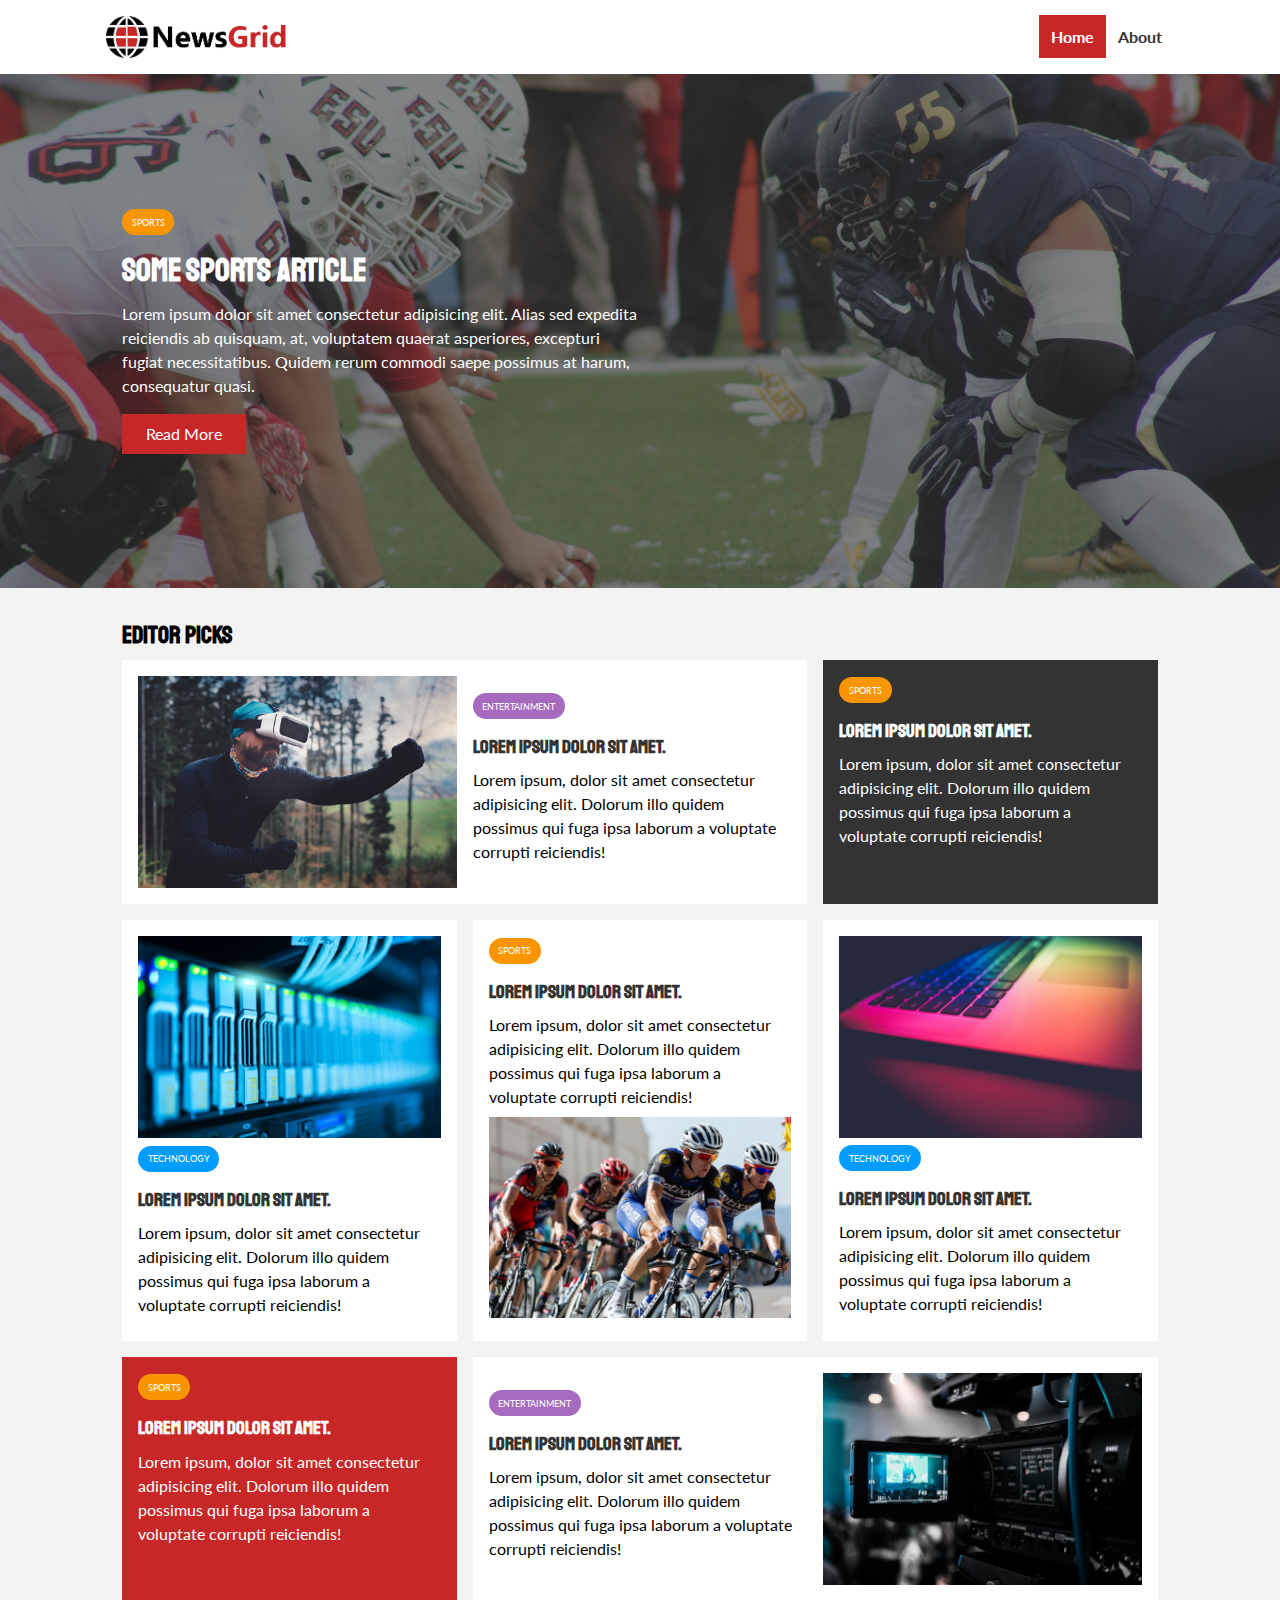
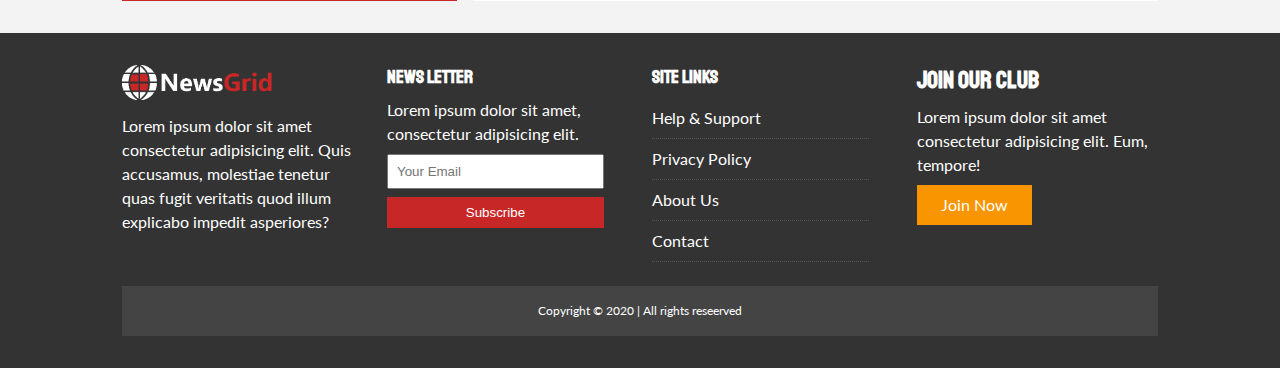
<file: index.html>
<!DOCTYPE html>
<html lang="en">
  <head>
    <meta charset="UTF-8" />
    <meta name="viewport" content="width=device-width, initial-scale=1.0" />
    <meta name="description" content="Latest news business in rough simple description." />
    <meta name="keywords" content="keywords, about, featurs, and, business" />

    <link rel="shortcut icon" href="img/favicon.ico" type="image/x-icon" />
    <link
      href="https://fonts.googleapis.com/css2?family=Lato:ital,wght@0,100;0,300;0,400;0,700;0,900;1,100;1,300;1,400;1,700;1,900&family=Staatliches&display=swap"
      rel="stylesheet"
    />
    <link
      rel="stylesheet"
      href="https://cdnjs.cloudflare.com/ajax/libs/font-awesome/5.13.1/css/all.min.css"
      integrity="sha256-2XFplPlrFClt0bIdPgpz8H7ojnk10H69xRqd9+uTShA="
      crossorigin="anonymous"
    />
    <link rel="stylesheet" href="css/style.css" />
    <link rel="stylesheet" media="screen and (max-width: 768px)" href="css/mobile.css" />

    <title>NewsGrid | Latest News</title>
  </head>

  <body>
    <nav id="main-nav">
      <div class="width-wrapper nav-grid">
        <img src="img/logo.png" alt="NewsGrid logo" class="logo" />
        <div class="social">
          <a href="https://www.facebook.com"><i class="fab fa-facebook fa-2x" target="_blank"></i></a>
          <a href="https://www.twitter.com"><i class="fab fa-twitter fa-2x" target="_blank"></i></a>
          <a href="https://www.youtube.com"><i class="fab fa-youtube fa-2x" target="_blank"></i></a>
          <a href="https://www.instagram.com"><i class="fab fa-instagram fa-2x" target="_blank"></i></a>
        </div>
        <ul>
          <li><a href="index.html" class="current">Home</a></li>
          <li><a href="about.html">About</a></li>
        </ul>
      </div>
    </nav>

    <!-- Showcase -->
    <header id="showcase">
      <div class="width-wrapper">
        <div class="showcase-container">
          <div class="showcase-content">
            <div class="category category-sports">Sports</div>
            <h1>Some Sports Article</h1>
            <p>
              Lorem ipsum dolor sit amet consectetur adipisicing elit. Alias sed expedita reiciendis ab quisquam, at,
              voluptatem quaerat asperiores, excepturi fugiat necessitatibus. Quidem rerum commodi saepe possimus at
              harum, consequatur quasi.
            </p>
            <a href="article.html" class="btn btn-primary">Read More</a>
          </div>
        </div>
      </div>
    </header>

    <!-- Home Articles -->
    <section id="home-articles" class="py-2">
      <div class="width-wrapper">
        <h2>Editor Picks</h2>
        <div class="articles-grid">
          <article class="card">
            <img src="img/articles/ent1.jpg" alt="entertainment picture 1" />
            <div>
              <div class="category category-ent">Entertainment</div>
              <h3><a href="article.html">Lorem ipsum dolor sit amet.</a></h3>
              <p>
                Lorem ipsum, dolor sit amet consectetur adipisicing elit. Dolorum illo quidem possimus qui fuga ipsa
                laborum a voluptate corrupti reiciendis!
              </p>
            </div>
          </article>

          <article class="card bg-dark">
            <div class="category category-sports">Sports</div>
            <h3><a href="article.html">Lorem ipsum dolor sit amet.</a></h3>
            <p>
              Lorem ipsum, dolor sit amet consectetur adipisicing elit. Dolorum illo quidem possimus qui fuga ipsa
              laborum a voluptate corrupti reiciendis!
            </p>
          </article>

          <article class="card">
            <img src="img/articles/tech1.jpg" alt="technology picture 1" />
            <div class="category category-tech">Technology</div>
            <h3><a href="article.html">Lorem ipsum dolor sit amet.</a></h3>
            <p>
              Lorem ipsum, dolor sit amet consectetur adipisicing elit. Dolorum illo quidem possimus qui fuga ipsa
              laborum a voluptate corrupti reiciendis!
            </p>
          </article>

          <article class="card">
            <div class="category category-sports">Sports</div>
            <h3><a href="article.html">Lorem ipsum dolor sit amet.</a></h3>
            <p>
              Lorem ipsum, dolor sit amet consectetur adipisicing elit. Dolorum illo quidem possimus qui fuga ipsa
              laborum a voluptate corrupti reiciendis!
            </p>
            <img src="img/articles/sports1.jpg" alt="sports picture 1" />
          </article>

          <article class="card">
            <img src="img/articles/tech2.jpg" alt="technology picture 2" />
            <div class="category category-tech">Technology</div>
            <h3><a href="article.html">Lorem ipsum dolor sit amet.</a></h3>
            <p>
              Lorem ipsum, dolor sit amet consectetur adipisicing elit. Dolorum illo quidem possimus qui fuga ipsa
              laborum a voluptate corrupti reiciendis!
            </p>
          </article>

          <article class="card bg-primary">
            <div class="category category-sports">Sports</div>
            <h3><a href="article.html">Lorem ipsum dolor sit amet.</a></h3>
            <p>
              Lorem ipsum, dolor sit amet consectetur adipisicing elit. Dolorum illo quidem possimus qui fuga ipsa
              laborum a voluptate corrupti reiciendis!
            </p>
          </article>

          <article class="card">
            <div>
              <div class="category category-ent">Entertainment</div>
              <h3><a href="article.html">Lorem ipsum dolor sit amet.</a></h3>
              <p>
                Lorem ipsum, dolor sit amet consectetur adipisicing elit. Dolorum illo quidem possimus qui fuga ipsa
                laborum a voluptate corrupti reiciendis!
              </p>
            </div>
            <img src="img/articles/ent2.jpg" alt="entertainment picture 2" />
          </article>
        </div>
      </div>
    </section>

    <!-- Footer -->
    <footer id="main-footer" class="py-2">
      <div class="width-wrapper footer-grid">
        <div>
          <img src="img/logo_light.png" alt="NewsGrid logo light" />
          <p>
            Lorem ipsum dolor sit amet consectetur adipisicing elit. Quis accusamus, molestiae tenetur quas fugit
            veritatis quod illum explicabo impedit asperiores?
          </p>
        </div>

        <div>
          <h3>News Letter</h3>
          <p>Lorem ipsum dolor sit amet, consectetur adipisicing elit.</p>
          <form>
            <input type="email" placeholder="Your Email" />
            <input type="submit" value="Subscribe" class="btn btn-primary" />
          </form>
        </div>

        <div>
          <h3>Site Links</h3>
          <ul class="list">
            <li><a href="#">Help & Support</a></li>
            <li><a href="#">Privacy Policy</a></li>
            <li><a href="#">About Us</a></li>
            <li><a href="#">Contact</a></li>
          </ul>
        </div>

        <div>
          <h2>Join Our Club</h2>
          <p>Lorem ipsum dolor sit amet consectetur adipisicing elit. Eum, tempore!</p>
          <a href="#" class="btn btn-secondary">Join Now</a>
        </div>

        <div>
          <p>Copyright &copy; 2020 | All rights reseerved</p>
        </div>
      </div>
    </footer>
  </body>
</html>
</file>
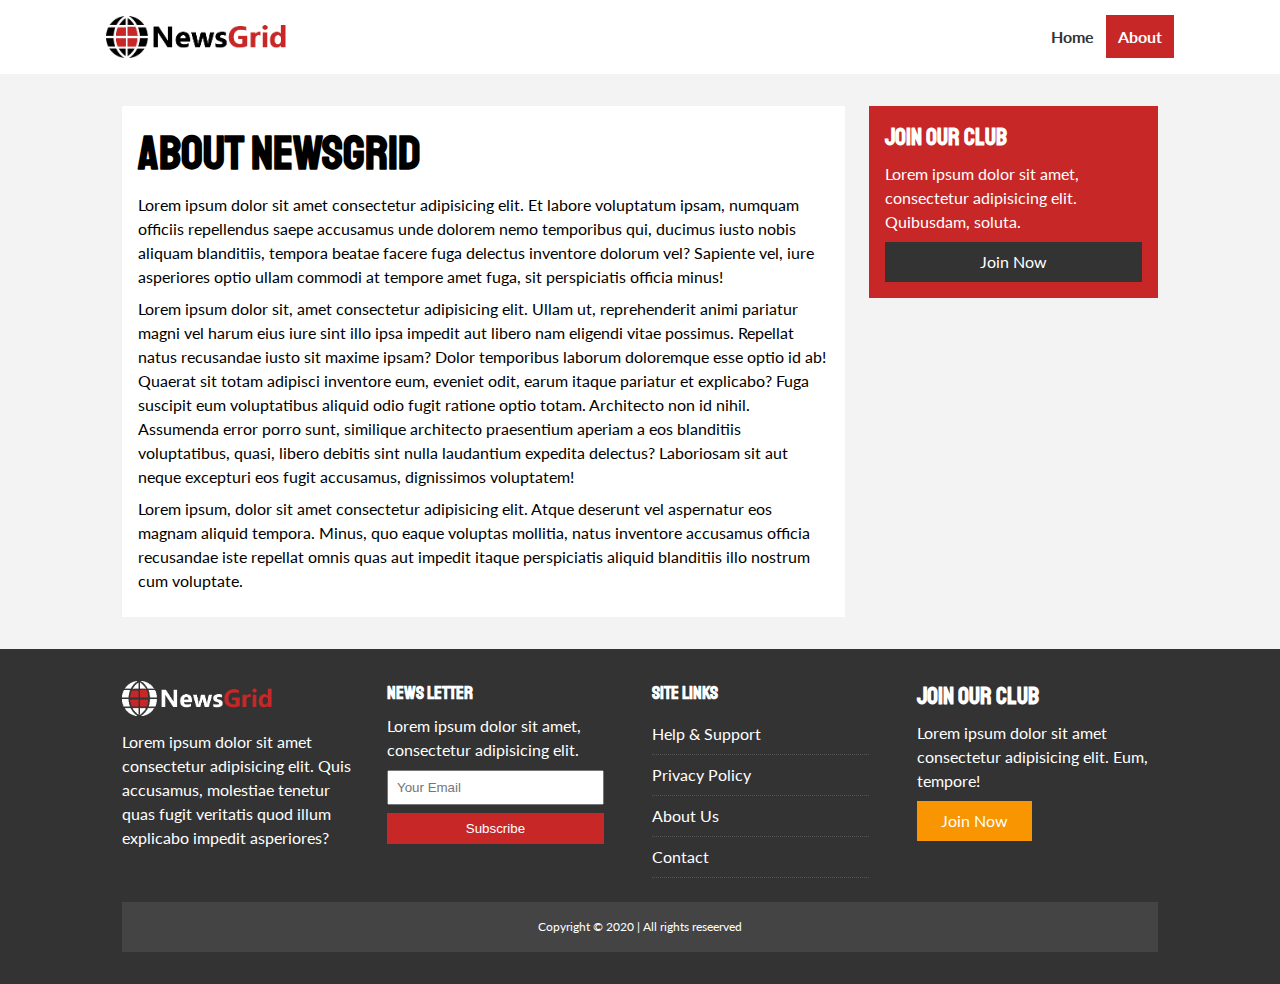
<file: about.html>
<!DOCTYPE html>
<html lang="en">
  <head>
    <meta charset="UTF-8" />
    <meta name="viewport" content="width=device-width, initial-scale=1.0" />
    <meta name="description" content="Latest news business in rough simple description." />
    <meta name="keywords" content="keywords, about, featurs, and, business" />

    <link rel="shortcut icon" href="img/favicon.ico" type="image/x-icon" />
    <link
      href="https://fonts.googleapis.com/css2?family=Lato:ital,wght@0,100;0,300;0,400;0,700;0,900;1,100;1,300;1,400;1,700;1,900&family=Staatliches&display=swap"
      rel="stylesheet"
    />
    <link
      rel="stylesheet"
      href="https://cdnjs.cloudflare.com/ajax/libs/font-awesome/5.13.1/css/all.min.css"
      integrity="sha256-2XFplPlrFClt0bIdPgpz8H7ojnk10H69xRqd9+uTShA="
      crossorigin="anonymous"
    />
    <link rel="stylesheet" href="css/style.css" />
    <link rel="stylesheet" media="screen and (max-width: 768px)" href="css/mobile.css" />

    <title>NewsGrid | About</title>
  </head>

  <body>
    <nav id="main-nav">
      <div class="width-wrapper nav-grid">
        <img src="img/logo.png" alt="NewsGrid logo" class="logo" />
        <div class="social">
          <a href="https://www.facebook.com"><i class="fab fa-facebook fa-2x" target="_blank"></i></a>
          <a href="https://www.twitter.com"><i class="fab fa-twitter fa-2x" target="_blank"></i></a>
          <a href="https://www.youtube.com"><i class="fab fa-youtube fa-2x" target="_blank"></i></a>
          <a href="https://www.instagram.com"><i class="fab fa-instagram fa-2x" target="_blank"></i></a>
        </div>
        <ul>
          <li><a href="index.html">Home</a></li>
          <li><a href="about.html" class="current">About</a></li>
        </ul>
      </div>
    </nav>

    <section id="about">
      <div class="width-wrapper">
        <div class="page-grid">
          <article class="card">
            <h1 class="l-heading">About NewsGrid</h1>
            <p>
              Lorem ipsum dolor sit amet consectetur adipisicing elit. Et labore voluptatum ipsam, numquam officiis
              repellendus saepe accusamus unde dolorem nemo temporibus qui, ducimus iusto nobis aliquam blanditiis,
              tempora beatae facere fuga delectus inventore dolorum vel? Sapiente vel, iure asperiores optio ullam
              commodi at tempore amet fuga, sit perspiciatis officia minus!
            </p>
            <p>
              Lorem ipsum dolor sit, amet consectetur adipisicing elit. Ullam ut, reprehenderit animi pariatur magni vel
              harum eius iure sint illo ipsa impedit aut libero nam eligendi vitae possimus. Repellat natus recusandae
              iusto sit maxime ipsam? Dolor temporibus laborum doloremque esse optio id ab! Quaerat sit totam adipisci
              inventore eum, eveniet odit, earum itaque pariatur et explicabo? Fuga suscipit eum voluptatibus aliquid
              odio fugit ratione optio totam. Architecto non id nihil. Assumenda error porro sunt, similique architecto
              praesentium aperiam a eos blanditiis voluptatibus, quasi, libero debitis sint nulla laudantium expedita
              delectus? Laboriosam sit aut neque excepturi eos fugit accusamus, dignissimos voluptatem!
            </p>
            <p>
              Lorem ipsum, dolor sit amet consectetur adipisicing elit. Atque deserunt vel aspernatur eos magnam aliquid
              tempora. Minus, quo eaque voluptas mollitia, natus inventore accusamus officia recusandae iste repellat
              omnis quas aut impedit itaque perspiciatis aliquid blanditiis illo nostrum cum voluptate.
            </p>
          </article>

          <aside class="card bg-primary">
            <h2>Join Our Club</h2>
            <p>Lorem ipsum dolor sit amet, consectetur adipisicing elit. Quibusdam, soluta.</p>
            <a href="#" class="btn btn-dark btn-block">Join Now</a>
          </aside>
        </div>
      </div>
    </section>

    <!-- Footer -->
    <footer id="main-footer" class="py-2">
      <div class="width-wrapper footer-grid">
        <div>
          <img src="img/logo_light.png" alt="NewsGrid logo light" />
          <p>
            Lorem ipsum dolor sit amet consectetur adipisicing elit. Quis accusamus, molestiae tenetur quas fugit
            veritatis quod illum explicabo impedit asperiores?
          </p>
        </div>

        <div>
          <h3>News Letter</h3>
          <p>Lorem ipsum dolor sit amet, consectetur adipisicing elit.</p>
          <form>
            <input type="email" placeholder="Your Email" />
            <input type="submit" value="Subscribe" class="btn btn-primary" />
          </form>
        </div>

        <div>
          <h3>Site Links</h3>
          <ul class="list">
            <li><a href="#">Help & Support</a></li>
            <li><a href="#">Privacy Policy</a></li>
            <li><a href="#">About Us</a></li>
            <li><a href="#">Contact</a></li>
          </ul>
        </div>

        <div>
          <h2>Join Our Club</h2>
          <p>Lorem ipsum dolor sit amet consectetur adipisicing elit. Eum, tempore!</p>
          <a href="#" class="btn btn-secondary">Join Now</a>
        </div>

        <div>
          <p>Copyright &copy; 2020 | All rights reseerved</p>
        </div>
      </div>
    </footer>
  </body>
</html>
</file>
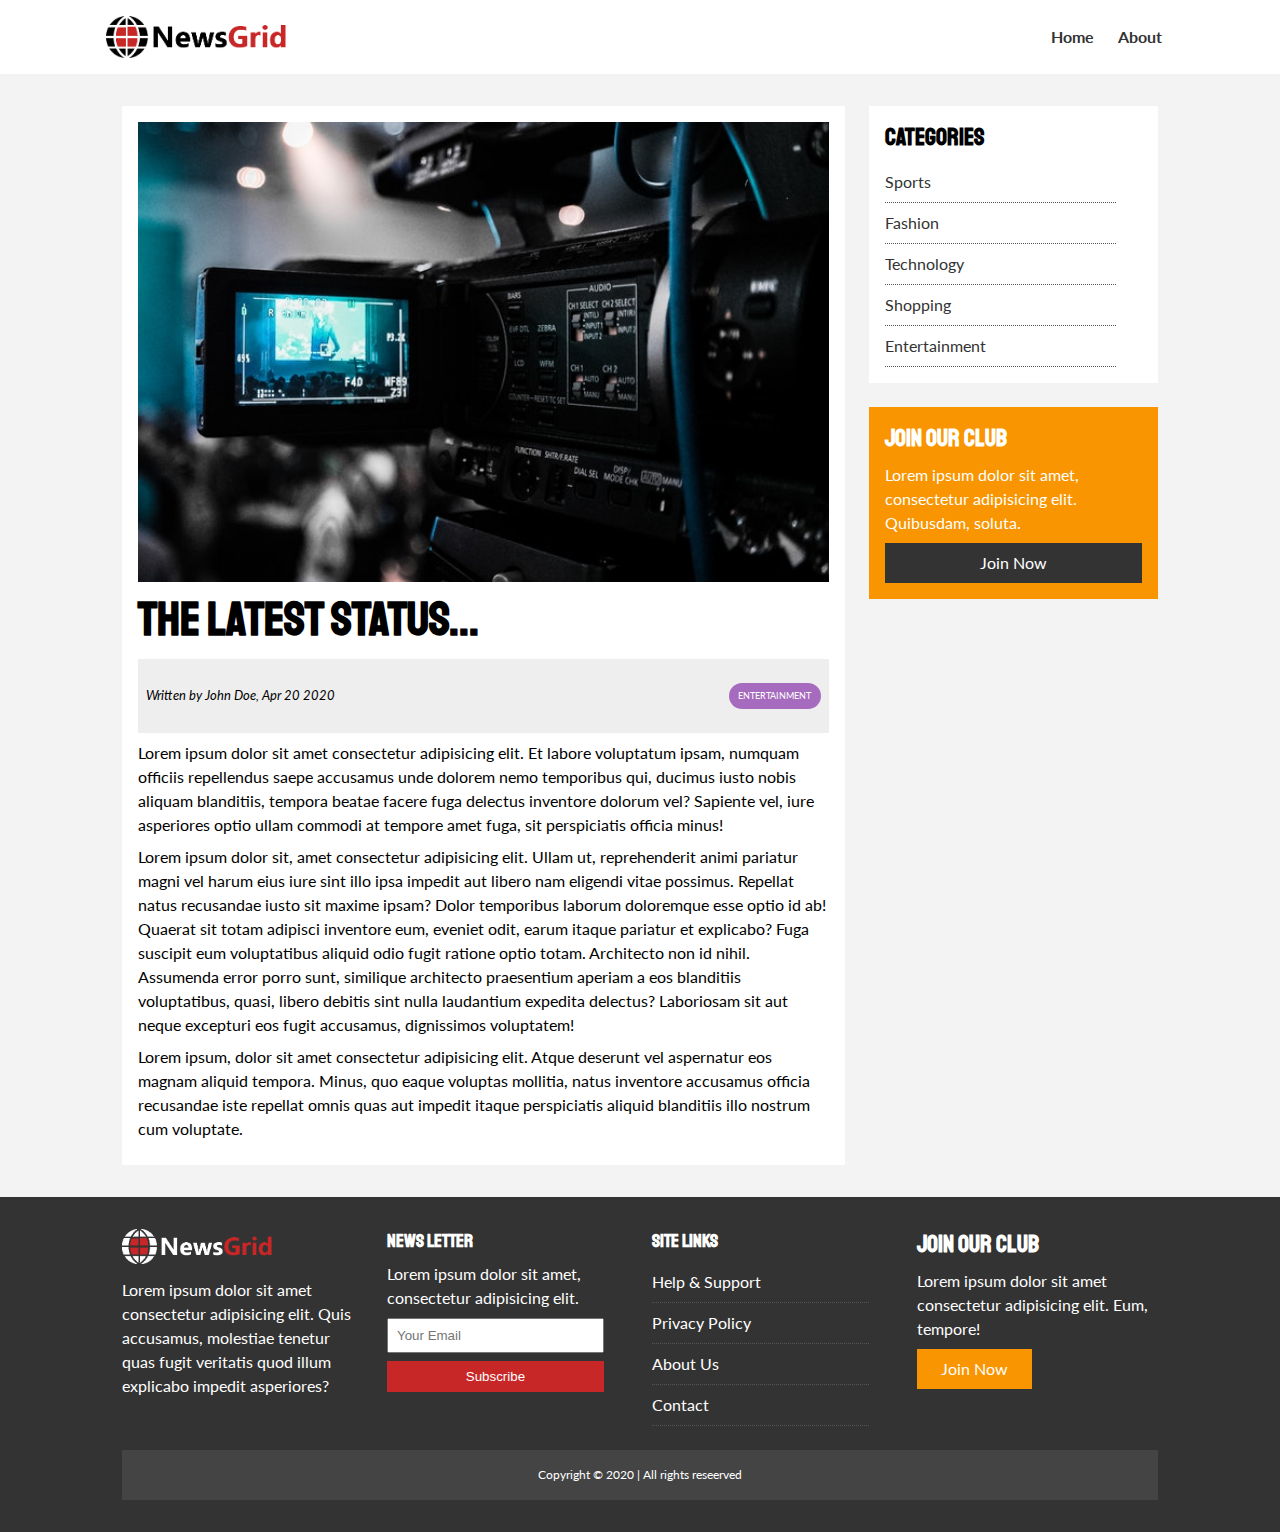
<file: article.html>
<!DOCTYPE html>
<html lang="en">
  <head>
    <meta charset="UTF-8" />
    <meta name="viewport" content="width=device-width, initial-scale=1.0" />
    <meta name="description" content="Latest news business in rough simple description." />
    <meta name="keywords" content="keywords, about, featurs, and, business" />

    <link rel="shortcut icon" href="img/favicon.ico" type="image/x-icon" />
    <link
      href="https://fonts.googleapis.com/css2?family=Lato:ital,wght@0,100;0,300;0,400;0,700;0,900;1,100;1,300;1,400;1,700;1,900&family=Staatliches&display=swap"
      rel="stylesheet"
    />
    <link
      rel="stylesheet"
      href="https://cdnjs.cloudflare.com/ajax/libs/font-awesome/5.13.1/css/all.min.css"
      integrity="sha256-2XFplPlrFClt0bIdPgpz8H7ojnk10H69xRqd9+uTShA="
      crossorigin="anonymous"
    />
    <link rel="stylesheet" href="css/style.css" />
    <link rel="stylesheet" media="screen and (max-width: 768px)" href="css/mobile.css" />

    <title>NewsGrid | Article Title</title>
  </head>

  <body>
    <nav id="main-nav">
      <div class="width-wrapper nav-grid">
        <img src="img/logo.png" alt="NewsGrid logo" class="logo" />
        <div class="social">
          <a href="https://www.facebook.com"><i class="fab fa-facebook fa-2x" target="_blank"></i></a>
          <a href="https://www.twitter.com"><i class="fab fa-twitter fa-2x" target="_blank"></i></a>
          <a href="https://www.youtube.com"><i class="fab fa-youtube fa-2x" target="_blank"></i></a>
          <a href="https://www.instagram.com"><i class="fab fa-instagram fa-2x" target="_blank"></i></a>
        </div>
        <ul>
          <li><a href="index.html">Home</a></li>
          <li><a href="about.html">About</a></li>
        </ul>
      </div>
    </nav>

    <section id="article">
      <div class="width-wrapper">
        <div class="page-grid">
          <article class="card">
            <img src="img/articles/ent2.jpg" alt="entertainment picture" />
            <h1 class="l-heading">The Latest Status...</h1>
            <div class="meta">
              <small>
                <i class="fas fa-user"> Written by John Doe, Apr 20 2020</i>
              </small>
              <div class="category category-ent">Entertainment</div>
            </div>
            <p>
              Lorem ipsum dolor sit amet consectetur adipisicing elit. Et labore voluptatum ipsam, numquam officiis
              repellendus saepe accusamus unde dolorem nemo temporibus qui, ducimus iusto nobis aliquam blanditiis,
              tempora beatae facere fuga delectus inventore dolorum vel? Sapiente vel, iure asperiores optio ullam
              commodi at tempore amet fuga, sit perspiciatis officia minus!
            </p>
            <p>
              Lorem ipsum dolor sit, amet consectetur adipisicing elit. Ullam ut, reprehenderit animi pariatur magni vel
              harum eius iure sint illo ipsa impedit aut libero nam eligendi vitae possimus. Repellat natus recusandae
              iusto sit maxime ipsam? Dolor temporibus laborum doloremque esse optio id ab! Quaerat sit totam adipisci
              inventore eum, eveniet odit, earum itaque pariatur et explicabo? Fuga suscipit eum voluptatibus aliquid
              odio fugit ratione optio totam. Architecto non id nihil. Assumenda error porro sunt, similique architecto
              praesentium aperiam a eos blanditiis voluptatibus, quasi, libero debitis sint nulla laudantium expedita
              delectus? Laboriosam sit aut neque excepturi eos fugit accusamus, dignissimos voluptatem!
            </p>
            <p>
              Lorem ipsum, dolor sit amet consectetur adipisicing elit. Atque deserunt vel aspernatur eos magnam aliquid
              tempora. Minus, quo eaque voluptas mollitia, natus inventore accusamus officia recusandae iste repellat
              omnis quas aut impedit itaque perspiciatis aliquid blanditiis illo nostrum cum voluptate.
            </p>
          </article>

          <aside id="categories" class="card">
            <h2>Categories</h2>
            <ul class="list">
              <li>
                <a href="#"><i class="fas fa-chevron-right"></i> Sports</a>
              </li>
              <li>
                <a href="#"><i class="fas fa-chevron-right"></i> Fashion</a>
              </li>
              <li>
                <a href="#"><i class="fas fa-chevron-right"></i> Technology</a>
              </li>
              <li>
                <a href="#"><i class="fas fa-chevron-right"></i> Shopping</a>
              </li>
              <li>
                <a href="#"><i class="fas fa-chevron-right"></i> Entertainment</a>
              </li>
            </ul>
          </aside>

          <aside class="card bg-secondary">
            <h2>Join Our Club</h2>
            <p>Lorem ipsum dolor sit amet, consectetur adipisicing elit. Quibusdam, soluta.</p>
            <a href="#" class="btn btn-dark btn-block">Join Now</a>
          </aside>
        </div>
      </div>
    </section>

    <!-- Footer -->
    <footer id="main-footer" class="py-2">
      <div class="width-wrapper footer-grid">
        <div>
          <img src="img/logo_light.png" alt="NewsGrid logo light" />
          <p>
            Lorem ipsum dolor sit amet consectetur adipisicing elit. Quis accusamus, molestiae tenetur quas fugit
            veritatis quod illum explicabo impedit asperiores?
          </p>
        </div>

        <div>
          <h3>News Letter</h3>
          <p>Lorem ipsum dolor sit amet, consectetur adipisicing elit.</p>
          <form>
            <input type="email" placeholder="Your Email" />
            <input type="submit" value="Subscribe" class="btn btn-primary" />
          </form>
        </div>

        <div>
          <h3>Site Links</h3>
          <ul class="list">
            <li><a href="#">Help & Support</a></li>
            <li><a href="#">Privacy Policy</a></li>
            <li><a href="#">About Us</a></li>
            <li><a href="#">Contact</a></li>
          </ul>
        </div>

        <div>
          <h2>Join Our Club</h2>
          <p>Lorem ipsum dolor sit amet consectetur adipisicing elit. Eum, tempore!</p>
          <a href="#" class="btn btn-secondary">Join Now</a>
        </div>

        <div>
          <p>Copyright &copy; 2020 | All rights reseerved</p>
        </div>
      </div>
    </footer>
  </body>
</html>
</file>
<file: css/style.css>
/** 
 * Variables 
 */
:root {
    --primary-color: #c72727;
    --secondary-color: #f99500;
    --light-color: #f3f3f3;
    --dark-color: #333;
    --max-width: 1100px;
}

.category {
    --sport-color: #f99500;
    --ent-color: #a66bbe;
    --tech-color: #009cff;
}

/**
 * init 
 */
* {
    margin: 0;
    padding: 0;
    box-sizing: border-box;
}
body {
    font-family: 'Lato', sans-serif;
    line-height: 1.5;
    background: var(--light-color);
}
h1,
h2,
h3,
h4,
h5,
h6 {
    font-family: 'Staatliches', cursive;
    margin-bottom: 0.55rem;
    line-height: 1.3;
}
p {
    margin: 0.5rem 0;
}
a {
    color: var(--dark-color);
    text-decoration: none;
}
ul {
    list-style: none;
}
img {
    width: 100%;
}

/**
 * Shared 
 */
/* width limit */
.width-wrapper {
    max-width: var(--max-width);
    margin: auto;
    padding: 0 2rem;
    overflow: hidden;
}
/* category vi */
.category {
    display: inline-block;
    color: white;
    font-size: 0.55rem;
    text-transform: uppercase;
    padding: 0.4rem 0.6rem;
    border-radius: 15px;
    margin-bottom: 1rem;
}
.category-sports {
    background: var(--sport-color);
}
.category-ent {
    background: var(--ent-color);
}
.category-tech {
    background: var(--tech-color);
}
/* buttons */
.btn {
    display: inline-block;
    border: none;
    background: var(--dark-color);
    color: white;
    padding: 0.5rem 1.5rem;
}
.btn-block {
    display: block;
    width: 100%;
    text-align: center;
}
.btn-light {
    background: var(--light-color);
}
.btn-dark {
    background: var(--dark-color);
}
.btn-primary {
    background: var(--primary-color);
}
.btn-secondary {
    background: var(--secondary-color);
}
.btn:hover {
    opacity: 0.9;
}
/* card */
.card {
    padding: 1rem;
    background: white;
}
/* background */
.bg-dark {
    background: var(--dark-color);
    color: white;
}
.bg-primary {
    background: var(--primary-color);
    color: white;
}
.bg-secondary {
    background: var(--secondary-color);
    color: white;
}
.bg-dark h1,
.bg-dark h2,
.bg-dark h3,
.bg-dark a,
.bg-primary h1,
.bg-primary h2,
.bg-primary h3,
.bg-primary a,
.bg-secondary h1,
.bg-secondary h2,
.bg-secondary h3,
.bg-secondary a {
    color: white;
}
/* padding */
.py-1 {
    padding: 1.5rem 0;
}
.py-2 {
    padding: 2rem 0;
}
.py-3 {
    padding: 3rem 0;
}
.p-1 {
    padding: 1.5rem;
}
.p-2 {
    padding: 2rem;
}
.p-3 {
    padding: 3rem;
}
/* list */
.list li {
    padding: 0.5rem 0;
    border-bottom: 1px dotted #555;
    width: 90%;
}
.list li a:hover {
    color: var(--primary-color) !important;
}
/* page inner grid */
.page-grid {
    display: grid;
    grid-template-columns: 5fr 2fr;
    gap: 1.5rem;
    margin: 2rem 0;
}
.page-grid > *:first-child {
    grid-row: 1 / span 3;
}
.l-heading {
    font-size: 3rem;
}

/* *
/* Navigation Bar
 */
#main-nav {
    background: white;
    position: sticky;
    top: 0;
    z-index: 2;
}
#main-nav .nav-grid {
    display: grid;
    grid-template-columns: 6fr 3fr 2fr;
    padding: 1rem;
    align-items: center;
}
#main-nav .logo {
    width: 180px;
}
/* main menu */
#main-nav ul {
    justify-self: end;
    display: flex;
}
#main-nav ul li a {
    padding: 0.75rem;
    font-weight: bold;
}
#main-nav ul li a.current {
    background: var(--primary-color);
    color: white;
}
#main-nav ul li a:hover {
    background: var(--light-color);
    color: var(--dark-color);
}
#main-nav .social {
    justify-self: center;
}
#main-nav .social i {
    color: #777;
    margin-right: 0.5rem;
}

/* *
 * Showcase
 */
#showcase {
    color: white;
    background: var(--dark-color);
    padding: 2rem;
    position: relative;
}
#showcase::before {
    content: '';
    background: url('../img/featured.jpg') no-repeat center center / cover;
    position: absolute;
    top: 0;
    left: 0;
    width: 100%;
    height: 100%;
    opacity: 0.4;
}
#showcase .showcase-container {
    /* Flex would be enough, but this is an exercise about grid */
    display: grid;
    grid-template-columns: repeat(2, 1fr);
    align-items: center;
    justify-content: center;
    height: 50vh;
}
#showcase .showcase-content {
    z-index: 1;
}
#showcase .showcase-content p:last-of-type {
    margin-bottom: 1rem;
}

/** 
 * Home Articles
 */
#home-articles .articles-grid {
    display: grid;
    grid-template-columns: repeat(3, 1fr);
    gap: 1rem;
}
#home-articles .articles-grid > *:first-child,
#home-articles .articles-grid > *:last-child {
    grid-column: 1 / span 2;
    display: grid;
    grid-template-columns: repeat(2, 1fr);
    gap: 1rem;
    align-items: center;
}
#home-articles .articles-grid > *:last-child {
    grid-column: 2 / span 2;
}

/**
 * Footer
 */
#main-footer {
    background: var(--dark-color);
    color: white;
}
#main-footer a {
    color: white;
}
#main-footer img {
    width: 150px;
}
#main-footer .footer-grid {
    display: grid;
    grid-template-columns: repeat(4, 1fr);
    gap: 1.5rem;
}
#main-footer .footer-grid > *:last-child {
    background: #444;
    grid-column: 1 / span 4;
    text-align: center;
    padding: 0.5rem;
    font-size: 0.75rem;
}
#main-footer .footer-grid input[type='email'] {
    padding: 0.5rem;
    width: 90%;
    margin-bottom: 0.5rem;
}
#main-footer .footer-grid input[type='submit'] {
    width: 90%;
}

/** 
 * article
 */
#article .meta {
    display: flex;
    justify-content: space-between;
    align-items: center;
    background: #eee;
    padding: 0.5rem;
}
#article .meta .category {
    margin-top: 1rem;
}
</file>
<file: css/mobile.css>
#main-nav .social {
    display: none;
}
#main-nav .nav-grid {
    grid-template-columns: 1fr;
    gap: 1.2rem;
}
#main-nav .nav-grid > * {
    justify-self: center;
}
#main-nav .nav-grid ul li a {
    padding: 0.5rem;
}
#home-articles .articles-grid {
    grid-template-columns: repeat(2, 1fr);
}
#home-articles .articles-grid > *:first-child,
#home-articles .articles-grid > *:last-child {
    grid-column: 1;
    grid-template-columns: 1fr;
}

@media (max-width: 600px) {
    #showcase .showcase-container,
    #home-articles .articles-grid,
    .page-grid,
    #main-footer .footer-grid {
        grid-template-columns: 1fr;
    }
    #main-footer .footer-grid > *:last-child {
        grid-column: 1;
    }
    #main-footer .footer-grid > *:first-child,
    #main-footer .footer-grid > *:nth-child(2) {
        border-bottom: 1px #444 dotted;
        padding-bottom: 1rem;
    }
    .page-grid .l-heading {
        text-align: center;
        font-size: 2.5rem;
    }
    .page-grid > * p {
        text-align: justify;
    }
    .page-grid > *:first-child {
        grid-row: 1;
    }
}
</file>
